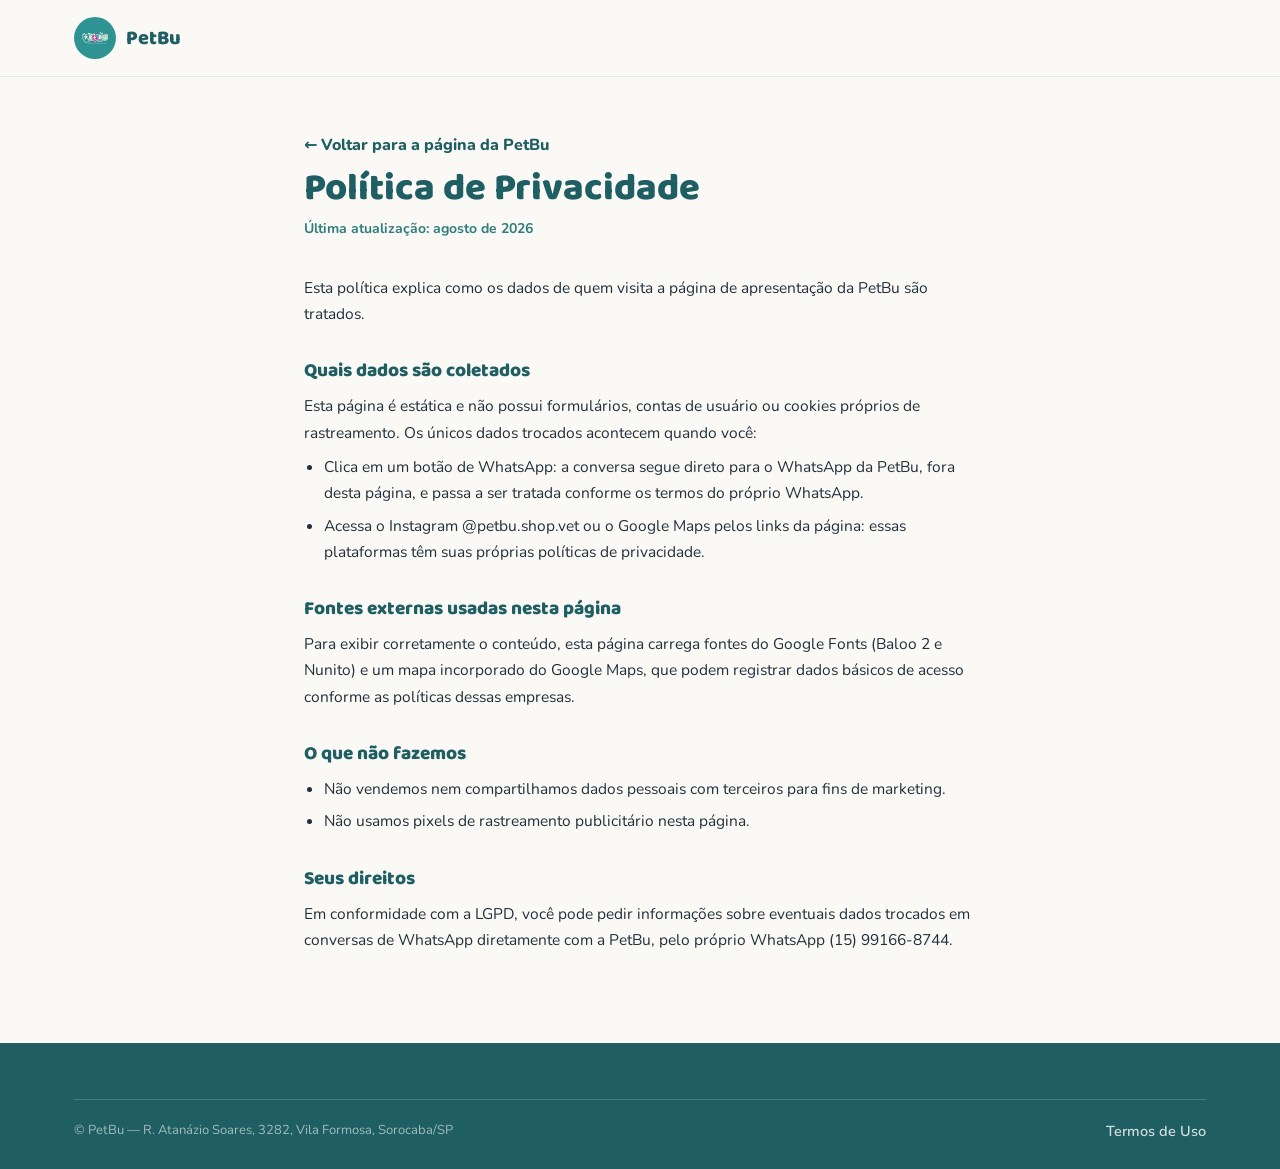
<file: privacidade/index.html>
<!DOCTYPE html>
<html lang="pt-BR">
<head>
<meta charset="UTF-8">
<meta name="viewport" content="width=device-width, initial-scale=1">
<title>Política de Privacidade — PetBu</title>
<meta name="description" content="Política de privacidade da página de apresentação da PetBu, pet shop e clínica veterinária em Sorocaba/SP.">
<link rel="icon" type="image/svg+xml" href="../favicon.svg">
<link rel="stylesheet" href="../css/estilo.css">
<style>
  .pagina-legal { max-width: 72ch; margin: 0 auto; padding: 56px 24px 90px; }
  .pagina-legal h1 { font-size: clamp(28px, 4vw, 38px); margin-bottom: 8px; }
  .pagina-legal .atualizado { color: var(--teal); font-weight: 700; font-size: 14px; margin-bottom: 34px; display: block; }
  .pagina-legal h2 { font-size: 19px; color: var(--teal-dark); margin: 34px 0 10px; }
  .pagina-legal p, .pagina-legal li { font-size: 15.5px; color: var(--texto); line-height: 1.7; }
  .pagina-legal ul { margin-top: 8px; padding-left: 20px; list-style: disc; }
  .pagina-legal li { margin-bottom: 6px; }
  .voltar { display: inline-flex; align-items: center; gap: 6px; font-weight: 800; color: var(--teal-dark); margin-bottom: 8px; }
  .voltar:hover { color: var(--rosa); }
</style>
</head>
<body>

<header class="cabecalho">
  <div class="container">
    <a href="../index.html" class="marca">
      <img src="../assets/img/logo.jpg" alt="Logo PetBu">
      PetBu
    </a>
  </div>
</header>

<main class="pagina-legal">
  <a class="voltar" href="../index.html">← Voltar para a página da PetBu</a>
  <h1>Política de Privacidade</h1>
  <span class="atualizado">Última atualização: agosto de 2026</span>

  <p>Esta política explica como os dados de quem visita a página de apresentação da PetBu são tratados.</p>

  <h2>Quais dados são coletados</h2>
  <p>Esta página é estática e não possui formulários, contas de usuário ou cookies próprios de rastreamento. Os únicos dados trocados acontecem quando você:</p>
  <ul>
    <li>Clica em um botão de WhatsApp: a conversa segue direto para o WhatsApp da PetBu, fora desta página, e passa a ser tratada conforme os termos do próprio WhatsApp.</li>
    <li>Acessa o Instagram @petbu.shop.vet ou o Google Maps pelos links da página: essas plataformas têm suas próprias políticas de privacidade.</li>
  </ul>

  <h2>Fontes externas usadas nesta página</h2>
  <p>Para exibir corretamente o conteúdo, esta página carrega fontes do Google Fonts (Baloo 2 e Nunito) e um mapa incorporado do Google Maps, que podem registrar dados básicos de acesso conforme as políticas dessas empresas.</p>

  <h2>O que não fazemos</h2>
  <ul>
    <li>Não vendemos nem compartilhamos dados pessoais com terceiros para fins de marketing.</li>
    <li>Não usamos pixels de rastreamento publicitário nesta página.</li>
  </ul>

  <h2>Seus direitos</h2>
  <p>Em conformidade com a LGPD, você pode pedir informações sobre eventuais dados trocados em conversas de WhatsApp diretamente com a PetBu, pelo próprio WhatsApp <a href="https://wa.me/5515991668744">(15) 99166-8744</a>.</p>
</main>

<footer class="rodape">
  <div class="container">
    <div class="rodape-base">
      <span>© PetBu — R. Atanázio Soares, 3282, Vila Formosa, Sorocaba/SP</span>
      <span><a href="../termos/index.html">Termos de Uso</a></span>
    </div>
  </div>
</footer>

</body>
</html>
</file>
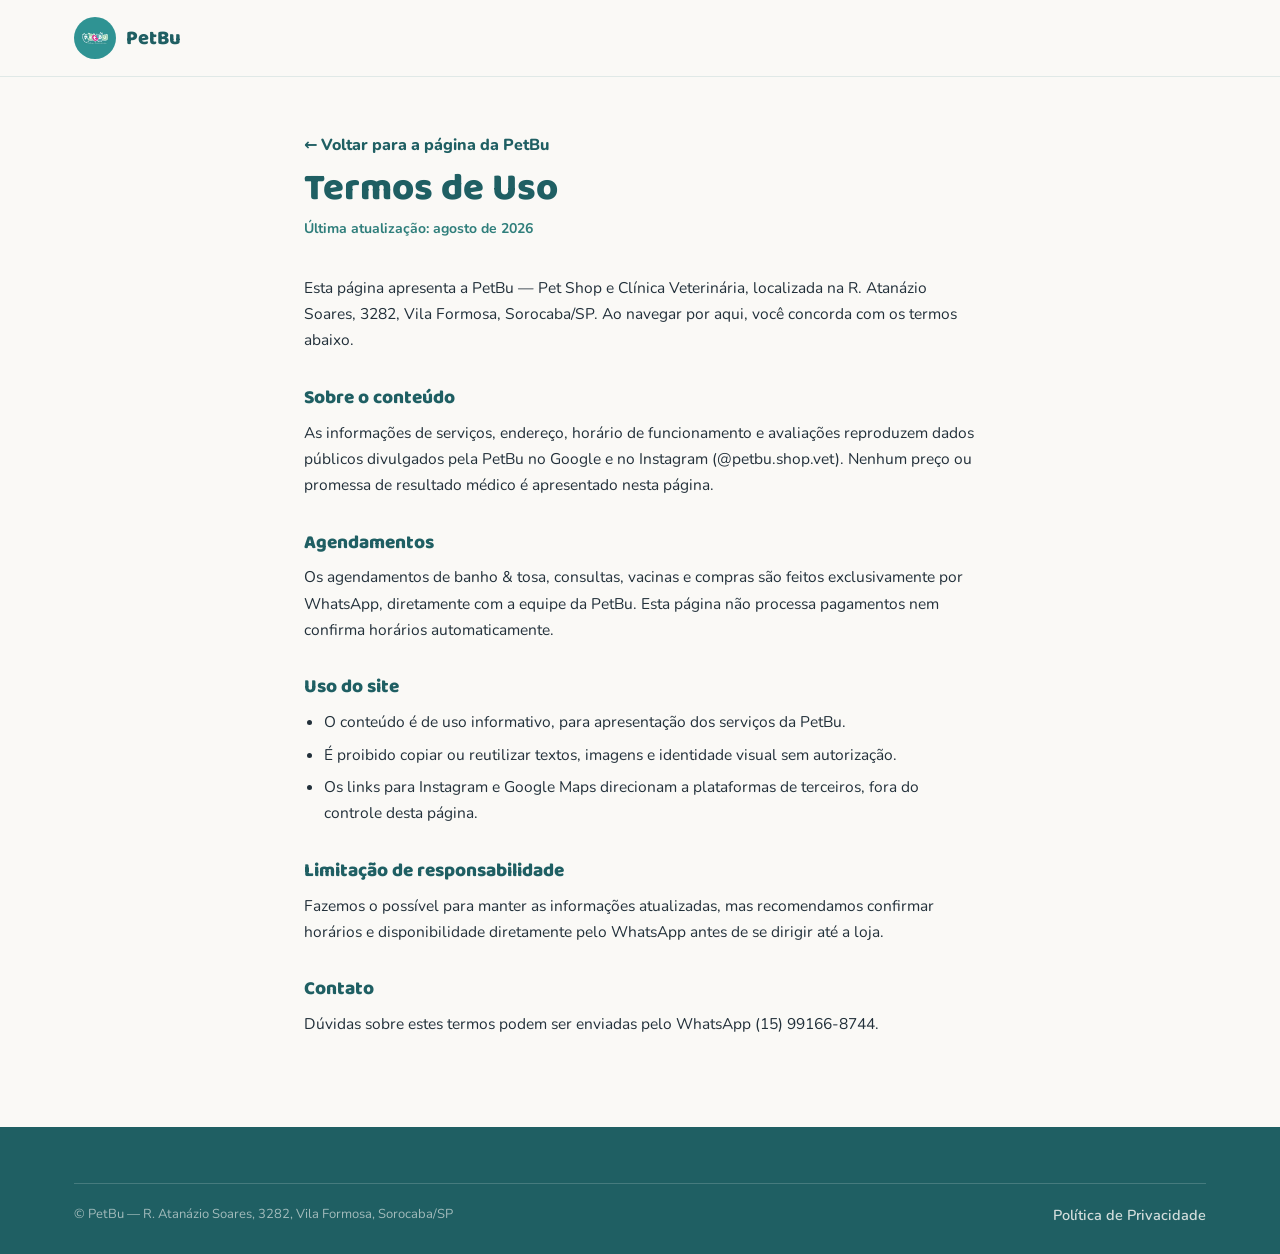
<file: termos/index.html>
<!DOCTYPE html>
<html lang="pt-BR">
<head>
<meta charset="UTF-8">
<meta name="viewport" content="width=device-width, initial-scale=1">
<title>Termos de Uso — PetBu</title>
<meta name="description" content="Termos de uso da página de apresentação da PetBu, pet shop e clínica veterinária em Sorocaba/SP.">
<link rel="icon" type="image/svg+xml" href="../favicon.svg">
<link rel="stylesheet" href="../css/estilo.css">
<style>
  .pagina-legal { max-width: 72ch; margin: 0 auto; padding: 56px 24px 90px; }
  .pagina-legal h1 { font-size: clamp(28px, 4vw, 38px); margin-bottom: 8px; }
  .pagina-legal .atualizado { color: var(--teal); font-weight: 700; font-size: 14px; margin-bottom: 34px; display: block; }
  .pagina-legal h2 { font-size: 19px; color: var(--teal-dark); margin: 34px 0 10px; }
  .pagina-legal p, .pagina-legal li { font-size: 15.5px; color: var(--texto); line-height: 1.7; }
  .pagina-legal ul { margin-top: 8px; padding-left: 20px; list-style: disc; }
  .pagina-legal li { margin-bottom: 6px; }
  .voltar { display: inline-flex; align-items: center; gap: 6px; font-weight: 800; color: var(--teal-dark); margin-bottom: 8px; }
  .voltar:hover { color: var(--rosa); }
</style>
</head>
<body>

<header class="cabecalho">
  <div class="container">
    <a href="../index.html" class="marca">
      <img src="../assets/img/logo.jpg" alt="Logo PetBu">
      PetBu
    </a>
  </div>
</header>

<main class="pagina-legal">
  <a class="voltar" href="../index.html">← Voltar para a página da PetBu</a>
  <h1>Termos de Uso</h1>
  <span class="atualizado">Última atualização: agosto de 2026</span>

  <p>Esta página apresenta a PetBu — Pet Shop e Clínica Veterinária, localizada na R. Atanázio Soares, 3282, Vila Formosa, Sorocaba/SP. Ao navegar por aqui, você concorda com os termos abaixo.</p>

  <h2>Sobre o conteúdo</h2>
  <p>As informações de serviços, endereço, horário de funcionamento e avaliações reproduzem dados públicos divulgados pela PetBu no Google e no Instagram (@petbu.shop.vet). Nenhum preço ou promessa de resultado médico é apresentado nesta página.</p>

  <h2>Agendamentos</h2>
  <p>Os agendamentos de banho &amp; tosa, consultas, vacinas e compras são feitos exclusivamente por WhatsApp, diretamente com a equipe da PetBu. Esta página não processa pagamentos nem confirma horários automaticamente.</p>

  <h2>Uso do site</h2>
  <ul>
    <li>O conteúdo é de uso informativo, para apresentação dos serviços da PetBu.</li>
    <li>É proibido copiar ou reutilizar textos, imagens e identidade visual sem autorização.</li>
    <li>Os links para Instagram e Google Maps direcionam a plataformas de terceiros, fora do controle desta página.</li>
  </ul>

  <h2>Limitação de responsabilidade</h2>
  <p>Fazemos o possível para manter as informações atualizadas, mas recomendamos confirmar horários e disponibilidade diretamente pelo WhatsApp antes de se dirigir até a loja.</p>

  <h2>Contato</h2>
  <p>Dúvidas sobre estes termos podem ser enviadas pelo WhatsApp <a href="https://wa.me/5515991668744">(15) 99166-8744</a>.</p>
</main>

<footer class="rodape">
  <div class="container">
    <div class="rodape-base">
      <span>© PetBu — R. Atanázio Soares, 3282, Vila Formosa, Sorocaba/SP</span>
      <span><a href="../privacidade/index.html">Política de Privacidade</a></span>
    </div>
  </div>
</footer>

</body>
</html>
</file>
<file: css/estilo.css>
/* PetBu — estilo.css (Versão 1 · Bubble Clean, tokens compartilhados) */

@import url('https://fonts.googleapis.com/css2?family=Baloo+2:wght@600;700;800&family=Nunito:wght@400;600;700;800&display=swap');

:root {
  --teal: #2F7E7B;
  --teal-dark: #1F5F63;
  --teal-light: #EAF4F3;
  --rosa: #EE5A9E;
  --rosa-forte: #B23370;
  --amarelo: #F2C230;
  --amarelo-claro: #F5CE55;
  --estrela-clara: #9C6F00;
  --off-white: #FAF9F6;
  --branco: #FFFFFF;
  --texto: #22303A;
  --whatsapp: #1FA855;
  --whatsapp-escuro: #178C44;

  --font-display: 'Baloo 2', 'Segoe UI', system-ui, sans-serif;
  --font-body: 'Nunito', 'Segoe UI', system-ui, sans-serif;

  --radius-card: 22px;
  --radius-pill: 999px;
  --sombra-card: 0 14px 34px rgba(47, 126, 123, .16);
  --sombra-card-forte: 0 18px 40px rgba(47, 126, 123, .22);

  --largura-max: 1180px;
  --espaco-secao: clamp(64px, 9vw, 108px);
}

/* Reset */
*, *::before, *::after { box-sizing: border-box; }
html { scroll-behavior: smooth; scroll-padding-top: 96px; }
@media (prefers-reduced-motion: reduce) {
  html { scroll-behavior: auto; }
  *, *::before, *::after { animation-duration: .001ms !important; animation-iteration-count: 1 !important; transition-duration: .001ms !important; scroll-behavior: auto !important; }
}
body {
  margin: 0;
  background: var(--off-white);
  color: var(--texto);
  font-family: var(--font-body);
  font-size: 16px;
  line-height: 1.6;
  -webkit-font-smoothing: antialiased;
  overflow-x: hidden;
}
img { max-width: 100%; display: block; }
a { color: inherit; text-decoration: none; }
ul { margin: 0; padding: 0; list-style: none; }
h1, h2, h3, h4 { font-family: var(--font-display); font-weight: 800; margin: 0; color: var(--teal-dark); line-height: 1.15; }
p { margin: 0; }
button { font: inherit; cursor: pointer; }

.container {
  width: 100%;
  max-width: var(--largura-max);
  margin: 0 auto;
  padding: 0 24px;
}

.destaque-rosa { color: var(--rosa-forte); }

/* Foco visível */
a:focus-visible,
button:focus-visible,
input:focus-visible {
  outline: 3px solid var(--amarelo);
  outline-offset: 3px;
  border-radius: 6px;
}

/* Seletor de versões (fixo, canto superior esquerdo, abaixo do cabeçalho sticky para não cobrir a logo) */
.seletor-versao {
  position: fixed;
  top: 90px;
  left: 14px;
  z-index: 1000;
  display: flex;
  gap: 2px;
  background: var(--branco);
  border: 1px solid rgba(47, 126, 123, .25);
  border-radius: var(--radius-pill);
  padding: 4px;
  box-shadow: 0 6px 18px rgba(34, 48, 58, .12);
  font-family: var(--font-body);
  font-weight: 700;
  font-size: 12.5px;
}
.seletor-versao a {
  padding: 6px 12px;
  border-radius: var(--radius-pill);
  color: var(--teal-dark);
  opacity: .55;
}
.seletor-versao a[aria-current="page"] {
  background: var(--teal-light);
  opacity: 1;
}
.seletor-versao a:hover { opacity: 1; }

/* Header */
.cabecalho {
  position: sticky;
  top: 0;
  z-index: 500;
  background: rgba(250, 249, 246, .92);
  backdrop-filter: blur(8px);
  border-bottom: 1px solid rgba(47, 126, 123, .12);
}
.cabecalho .container {
  display: flex;
  align-items: center;
  justify-content: space-between;
  gap: 16px;
  min-height: 76px;
}
.marca {
  display: flex;
  align-items: center;
  gap: 10px;
  font-family: var(--font-display);
  font-weight: 800;
  font-size: 20px;
  color: var(--teal-dark);
}
.marca img { width: 42px; height: 42px; border-radius: 50%; }

.nav-principal { display: flex; }
.nav-principal ul { display: flex; gap: 28px; align-items: center; }
.nav-principal a {
  font-weight: 700;
  font-size: 15px;
  color: var(--texto);
  padding: 6px 2px;
  border-bottom: 2px solid transparent;
}
.nav-principal a:hover { border-bottom-color: var(--rosa); }

.botao {
  display: inline-flex;
  align-items: center;
  gap: 8px;
  padding: 12px 22px;
  border-radius: var(--radius-pill);
  font-weight: 800;
  font-size: 15px;
  border: none;
  white-space: nowrap;
}
.botao svg { width: 19px; height: 19px; flex-shrink: 0; }
.botao-whatsapp {
  background: var(--whatsapp);
  color: var(--branco);
  box-shadow: 0 8px 20px rgba(31, 168, 85, .28);
}
.botao-whatsapp:hover { background: var(--whatsapp-escuro); }
.botao-secundario {
  background: var(--branco);
  color: var(--teal-dark);
  border: 2px solid var(--teal);
}
.botao-secundario:hover { background: var(--teal-light); }
.botao-pequeno { padding: 9px 16px; font-size: 13.5px; }

.botao-menu {
  display: none;
  background: none;
  border: none;
  padding: 8px;
}
.botao-menu svg { width: 26px; height: 26px; color: var(--teal-dark); }

/* Hero */
.hero {
  position: relative;
  padding: 76px 0 var(--espaco-secao);
  overflow: hidden;
}
.hero-blob {
  position: absolute;
  border-radius: 46% 54% 58% 42% / 48% 42% 58% 52%;
  z-index: 0;
}
.hero-blob--1 { width: 420px; height: 420px; top: -140px; right: -120px; background: var(--teal-light); }
.hero-blob--2 { width: 260px; height: 260px; bottom: -100px; left: -90px; background: rgba(238, 90, 158, .12); }
.hero .container {
  position: relative;
  z-index: 1;
  display: grid;
  grid-template-columns: 1.1fr .9fr;
  gap: 48px;
  align-items: center;
}
.hero-titulo { font-size: clamp(34px, 4.6vw, 54px); }
.hero-bio {
  margin-top: 18px;
  font-size: 17.5px;
  color: var(--texto);
  max-width: 46ch;
}
.hero-acoes { margin-top: 30px; display: flex; flex-wrap: wrap; gap: 14px; align-items: center; }
.hero-info { margin-top: 30px; display: flex; flex-direction: column; gap: 10px; font-weight: 700; font-size: 14.5px; color: var(--teal-dark); }
.avaliacao-linha { display: flex; align-items: center; gap: 8px; }
.estrelas { display: inline-flex; gap: 2px; }
.estrelas svg { width: 17px; height: 17px; color: var(--estrela-clara); }
.linha-info { display: flex; align-items: center; gap: 8px; color: var(--texto); font-weight: 600; }
.linha-info svg { width: 17px; height: 17px; color: var(--teal); flex-shrink: 0; }

.hero-arte {
  position: relative;
  display: grid;
  place-items: center;
  height: 380px;
}
.blob-forma {
  position: absolute;
  border-radius: 46% 54% 58% 42% / 48% 42% 58% 52%;
}
.hero-arte .blob-forma--teal { width: 300px; height: 300px; background: var(--teal); opacity: .92; }
.hero-arte .blob-forma--rosa { width: 220px; height: 220px; background: var(--rosa); opacity: .85; top: 40px; left: 30px; transform: rotate(18deg); }
.hero-arte .marca-central {
  position: relative;
  z-index: 2;
  width: 168px;
  height: 168px;
  border-radius: 50%;
  background: var(--branco);
  display: grid;
  place-items: center;
  box-shadow: var(--sombra-card-forte);
}
.hero-arte .marca-central img { width: 128px; height: 128px; border-radius: 50%; }
.estrelinha { position: absolute; color: var(--amarelo); width: 20px; height: 20px; }
.decoracao-pontilhada { position: absolute; color: var(--teal); opacity: .55; pointer-events: none; }

/* Seções */
.secao { padding: var(--espaco-secao) 0; }
.secao--teal-claro { background: var(--teal-light); }
.cabecalho-secao { max-width: 62ch; margin: 0 0 44px; }
.rotulo-secao {
  display: inline-block;
  font-family: var(--font-body);
  font-weight: 800;
  font-size: 13px;
  letter-spacing: .04em;
  text-transform: uppercase;
  color: var(--rosa-forte);
  margin-bottom: 10px;
}
.titulo-secao { font-size: clamp(26px, 3.4vw, 36px); }
.subtitulo-secao { margin-top: 14px; font-size: 16.5px; color: var(--texto); }

/* Cards de serviço */
.grade-servicos {
  display: grid;
  grid-template-columns: repeat(4, 1fr);
  gap: 22px;
}
.cartao-servico {
  background: var(--branco);
  border-radius: var(--radius-card);
  padding: 30px 26px;
  box-shadow: var(--sombra-card);
  display: flex;
  flex-direction: column;
  gap: 14px;
}
.icone-servico {
  width: 56px;
  height: 56px;
  border-radius: 16px;
  background: var(--teal-light);
  display: grid;
  place-items: center;
}
.icone-servico svg { width: 30px; height: 30px; color: var(--teal); }
.cartao-servico h3 { font-size: 19px; }
.cartao-servico p { font-size: 14.5px; color: var(--texto); flex-grow: 1; }
.link-servico {
  font-weight: 800;
  font-size: 14px;
  color: var(--teal-dark);
  display: inline-flex;
  align-items: center;
  gap: 6px;
}
.link-servico svg { width: 15px; height: 15px; }
.link-servico:hover { color: var(--rosa-forte); }

/* Banho & tosa em destaque */
.destaque-banho {
  background: var(--branco);
  border-radius: 28px;
  box-shadow: var(--sombra-card);
  padding: clamp(28px, 4vw, 52px);
  display: grid;
  grid-template-columns: 1fr 1fr;
  gap: 40px;
  align-items: center;
}
.lista-diferenciais { display: flex; flex-direction: column; gap: 14px; }
.lista-diferenciais li {
  display: flex;
  align-items: flex-start;
  gap: 12px;
  font-weight: 700;
  color: var(--teal-dark);
  font-size: 15.5px;
}
.icone-pata { width: 22px; height: 22px; flex-shrink: 0; color: var(--rosa); margin-top: 1px; }
.destaque-banho-imagem { display: grid; place-items: center; }
.destaque-banho-imagem img {
  width: 100%;
  max-width: 320px;
  aspect-ratio: 1 / 1;
  object-fit: cover;
  border-radius: 50%;
  border: 8px solid var(--teal-light);
}

/* Sobre / acolhimento */
.grade-sobre {
  display: grid;
  grid-template-columns: 1fr 1fr;
  gap: 40px;
  align-items: center;
}
.selos { display: flex; flex-wrap: wrap; gap: 12px; margin-top: 20px; }
.selo {
  display: inline-flex;
  align-items: center;
  gap: 8px;
  background: var(--branco);
  border: 1px solid rgba(47, 126, 123, .25);
  border-radius: var(--radius-pill);
  padding: 10px 16px;
  font-weight: 800;
  font-size: 13.5px;
  color: var(--teal-dark);
}
.selo svg { width: 17px; height: 17px; color: var(--rosa); }
.lista-servicos-loja { margin-top: 24px; display: flex; flex-direction: column; gap: 12px; }
.lista-servicos-loja li { display: flex; gap: 10px; font-weight: 700; font-size: 15px; color: var(--texto); }
.lista-servicos-loja svg { width: 19px; height: 19px; color: var(--teal); flex-shrink: 0; }

/* PetBu Educa */
.grade-educa {
  display: grid;
  grid-template-columns: repeat(5, 1fr);
  gap: 20px;
}
.cartao-educa { display: flex; flex-direction: column; align-items: center; gap: 12px; text-align: center; }
.moldura-educa {
  position: relative;
  width: 100%;
  aspect-ratio: 1 / 1;
  border-radius: 50%;
  padding: 8px;
  background: linear-gradient(140deg, var(--teal), var(--rosa));
}
.moldura-educa img {
  width: 100%;
  height: 100%;
  border-radius: 50%;
  object-fit: cover;
  border: 4px solid var(--off-white);
}
.cartao-educa span { font-weight: 700; font-size: 13.5px; color: var(--teal-dark); }
.acao-educa { text-align: center; margin-top: 40px; }

/* Avaliações */
.resumo-avaliacoes { text-align: center; margin-bottom: 44px; }
.nota-grande { font-family: var(--font-display); font-size: 52px; color: var(--teal-dark); }
.grade-avaliacoes { display: grid; grid-template-columns: repeat(3, 1fr); gap: 22px; }
.cartao-avaliacao {
  background: var(--branco);
  border-radius: var(--radius-card);
  padding: 26px;
  box-shadow: var(--sombra-card);
}
.cartao-avaliacao .estrelas { margin-bottom: 12px; }
.cartao-avaliacao p { font-size: 15px; color: var(--texto); font-style: italic; }
.link-maps {
  display: inline-flex;
  align-items: center;
  gap: 8px;
  margin: 36px auto 0;
  font-weight: 800;
  color: var(--teal-dark);
  justify-content: center;
  width: 100%;
}
.link-maps svg { width: 18px; height: 18px; }
.link-maps:hover { color: var(--rosa-forte); }

/* Onde estamos */
.grade-local { display: grid; grid-template-columns: 1fr 1fr; gap: 40px; align-items: stretch; }
.info-local { display: flex; flex-direction: column; gap: 18px; }
.item-local { display: flex; gap: 14px; align-items: flex-start; }
.item-local svg { width: 24px; height: 24px; color: var(--teal); flex-shrink: 0; margin-top: 2px; }
.item-local h4 { font-family: var(--font-body); font-size: 15px; color: var(--teal-dark); margin-bottom: 4px; }
.item-local p { font-size: 15px; color: var(--texto); }
.mapa-wrap {
  border-radius: var(--radius-card);
  overflow: hidden;
  box-shadow: var(--sombra-card);
  min-height: 320px;
}
.mapa-wrap iframe { width: 100%; height: 100%; min-height: 320px; border: 0; display: block; }

/* Footer */
.rodape { background: var(--teal-dark); color: var(--off-white); padding: 56px 0 26px; }
.rodape-grade { display: grid; grid-template-columns: 1.3fr 1fr 1fr; gap: 32px; margin-bottom: 36px; }
.rodape-marca { display: flex; align-items: center; gap: 10px; font-family: var(--font-display); font-weight: 800; font-size: 19px; color: var(--branco); }
.rodape-marca img { width: 38px; height: 38px; border-radius: 50%; }
.rodape p { color: rgba(250, 249, 246, .78); font-size: 14.5px; margin-top: 12px; max-width: 34ch; }
.rodape h5 { font-family: var(--font-body); color: var(--branco); font-size: 14px; text-transform: uppercase; letter-spacing: .04em; margin-bottom: 14px; }
.rodape ul { display: flex; flex-direction: column; gap: 10px; }
.rodape a { color: rgba(250, 249, 246, .82); font-size: 14.5px; font-weight: 600; }
.rodape a:hover { color: var(--amarelo-claro); }
.rodape-base {
  border-top: 1px solid rgba(250, 249, 246, .18);
  padding-top: 20px;
  display: flex;
  justify-content: space-between;
  flex-wrap: wrap;
  gap: 10px;
  font-size: 13px;
  color: rgba(250, 249, 246, .6);
}

/* WhatsApp flutuante */
.whatsapp-flutuante {
  position: fixed;
  right: 20px;
  bottom: 20px;
  z-index: 900;
  width: 60px;
  height: 60px;
  border-radius: 50%;
  background: var(--whatsapp);
  display: grid;
  place-items: center;
  box-shadow: 0 10px 26px rgba(31, 168, 85, .38);
  opacity: 0;
  transform: translateY(16px) scale(.9);
  pointer-events: none;
  transition: opacity .35s ease, transform .35s ease;
}
.whatsapp-flutuante.visivel { opacity: 1; transform: translateY(0) scale(1); pointer-events: auto; }
.whatsapp-flutuante svg { width: 30px; height: 30px; color: var(--branco); }
.whatsapp-flutuante:hover { background: var(--whatsapp-escuro); }

/* Reveals via IntersectionObserver */
.revelar { opacity: 0; transform: translateY(22px); transition: opacity .6s ease, transform .6s ease; }
.revelar.visivel { opacity: 1; transform: translateY(0); }
@media (prefers-reduced-motion: reduce) {
  .revelar { opacity: 1; transform: none; transition: none; }
}

/* Responsivo */
@media (max-width: 1024px) {
  .grade-servicos { grid-template-columns: repeat(2, 1fr); }
  .grade-educa { grid-template-columns: repeat(3, 1fr); }
  .grade-avaliacoes { grid-template-columns: 1fr; }
  .rodape-grade { grid-template-columns: 1fr 1fr; }
}
@media (max-width: 860px) {
  .nav-principal { display: none; }
  .botao-menu { display: block; }
  .hero .container { grid-template-columns: 1fr; }
  .hero-arte { order: -1; height: 300px; }
  .grade-sobre, .grade-local, .destaque-banho { grid-template-columns: 1fr; }
  .destaque-banho-imagem { order: -1; }
}
@media (max-width: 640px) {
  .container { padding: 0 18px; }
  .grade-servicos { grid-template-columns: 1fr; }
  .grade-educa { grid-template-columns: repeat(2, 1fr); }
  .rodape-grade { grid-template-columns: 1fr; }
  .seletor-versao { font-size: 11.5px; }
  .hero { padding-top: 56px; }
}

/* Menu mobile */
.menu-mobile {
  position: fixed;
  inset: 0;
  background: var(--off-white);
  z-index: 600;
  display: none;
  flex-direction: column;
  padding: 100px 28px 40px;
  gap: 6px;
}
.menu-mobile.aberto { display: flex; }
.menu-mobile a {
  font-family: var(--font-display);
  font-weight: 700;
  font-size: 22px;
  color: var(--teal-dark);
  padding: 14px 0;
  border-bottom: 1px solid rgba(47, 126, 123, .12);
}
.menu-mobile .botao { margin-top: 24px; justify-content: center; }
.botao-fechar-menu {
  position: absolute;
  top: 20px;
  right: 20px;
  background: none;
  border: none;
  padding: 8px;
}
.botao-fechar-menu svg { width: 26px; height: 26px; color: var(--teal-dark); }

/* trava real de rolagem lateral (blobs decorativos) */
html{overflow-x:clip}
</file>
